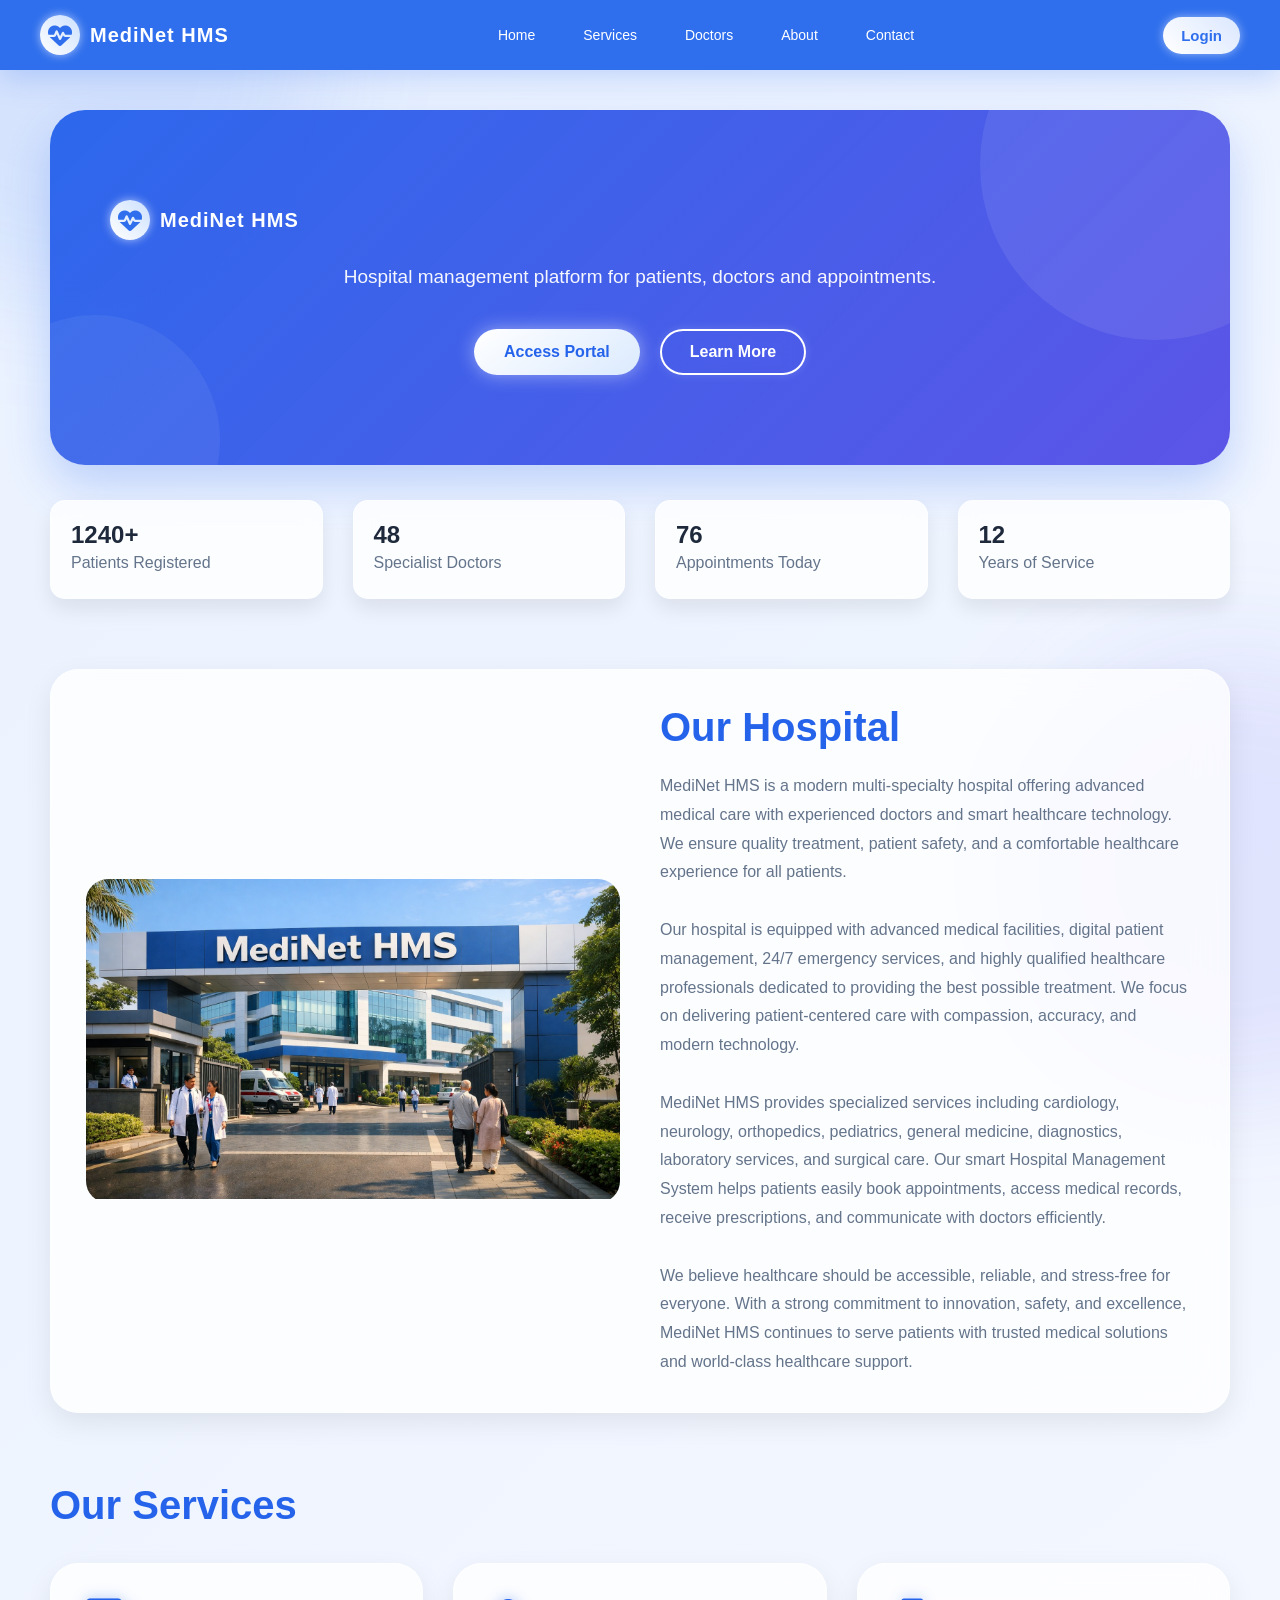
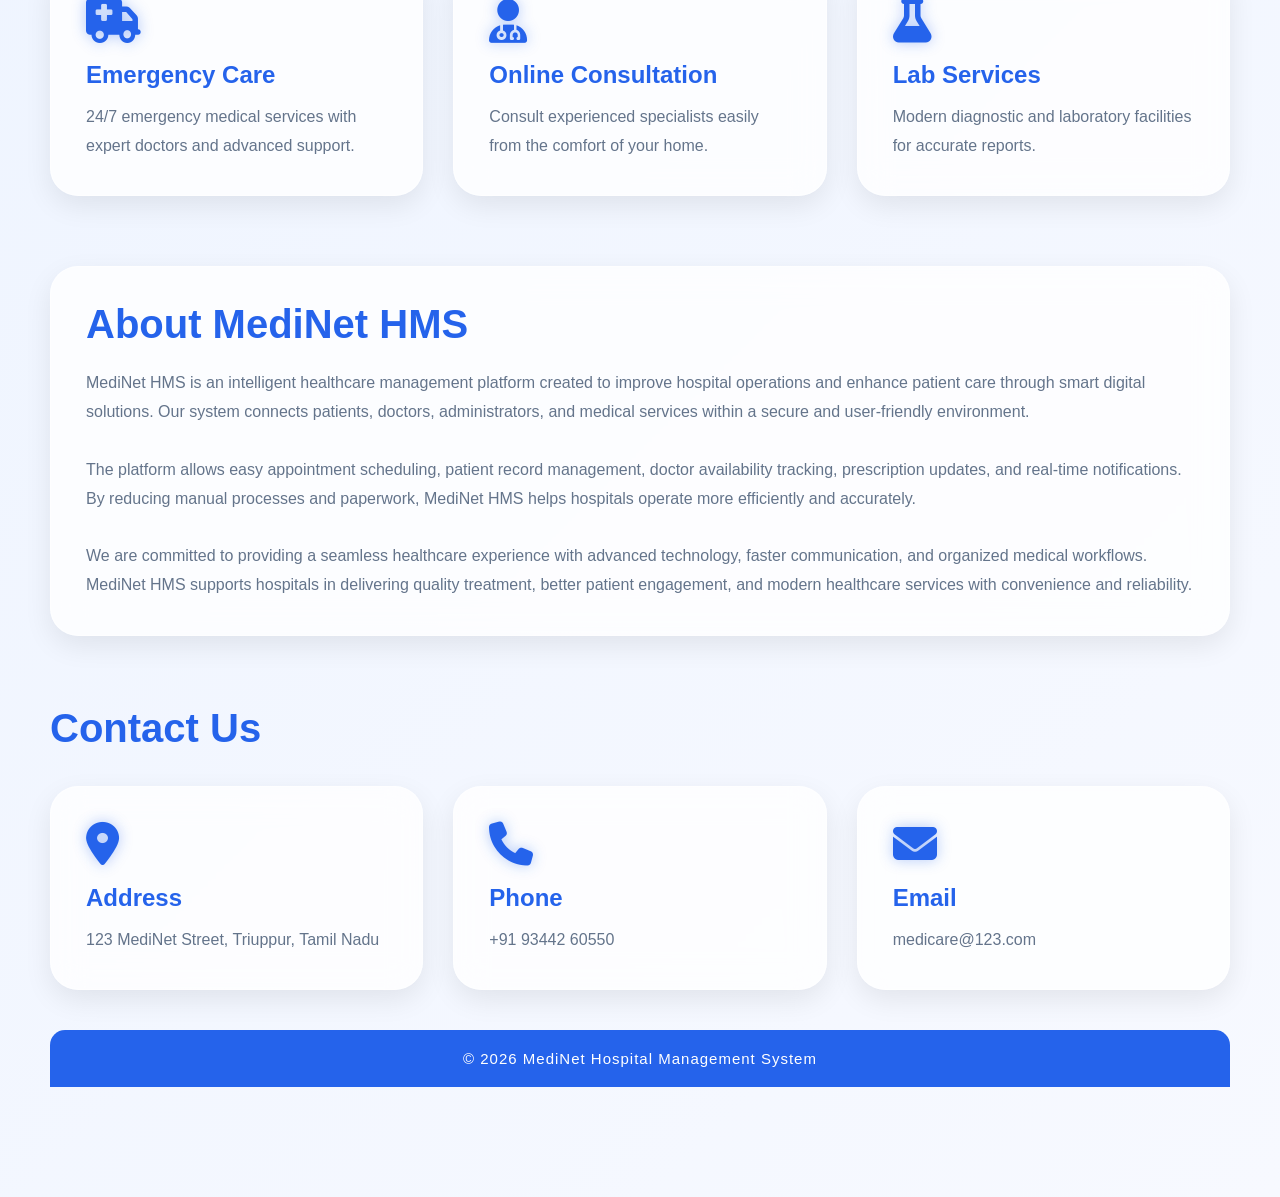
<file: src/main/webapp/index.html>
<!DOCTYPE html>
<html>
<head>
  <meta charset="UTF-8">
  <title>MediNet HMS</title>
  <link rel="icon" type="image/png" href="logo.jpeg">
  <link rel="stylesheet" href="style.css">
  <link rel="stylesheet" href="https://cdnjs.cloudflare.com/ajax/libs/font-awesome/6.5.0/css/all.min.css">
  <link rel="stylesheet" href="doctors.css" type="text/css"/>
  <link rel="stylesheet" href="doctors.css" type="text/css">
  <link rel="stylesheet" href="doctors.css" type="text/css"/>



</head>
<body>

<!-- Navbar -->
<nav class="navbar">

    <!-- Logo -->
    <div class="logo-box">
        <i class="fa-solid fa-heart-pulse logo-icon"></i>
        <span class="logo-text">MediNet HMS</span>
    </div>

    <!-- Navigation Links -->
    <div class="nav-links">
        <a href="index.html">Home</a>
        <a href="#services">Services</a>
        <a href="doctors.html">Doctors</a>
        <a href="#about">About</a>
        <a href="#contact">Contact</a>
    </div>

    <!-- Login Button -->
    <div class="nav-buttons">
        <button class="login-btn"
            onclick="window.location.href='login.html'">
            Login
        </button>
    </div>

</nav>

<div class="container">

  <!-- Hero Section -->
  <!-- Hero Section -->
<div class="hero">

    <div class="logo-box">
        <i class="fa-solid fa-heart-pulse logo-icon"></i>
        <span class="logo-text">MediNet HMS</span>
    </div>

    <p>
        Hospital management platform for patients,
        doctors and appointments.
    </p>

    <!-- Hero Buttons -->
    <div class="hero-buttons">

        <a href="login.html" class="primary-btn">
            Access Portal
        </a>

        <a href="#about" class="secondary-btn">
            Learn More
        </a>

    </div>

</div>

  <!-- Statistics -->
 <div class="cards">
    <div class="card">
      <h2>1240+</h2>
      <p>Patients Registered</p>
    </div>
    <div class="card">
      <h2>48</h2>
      <p>Specialist Doctors</p>
    </div>
    <div class="card">
      <h2>76</h2>
      <p>Appointments Today</p>
    </div>
    <div class="card">
      <h2>12</h2>
      <p>Years of Service</p>
    </div>
  </div>
  <!-- Our Hospital Section -->
  <div class="our-hospital" id="our-hospital">

    <div class="ab-content">

      <div class="hospital-img-box">
        <img src="hospital.jpeg" alt="MediNet HMS Hospital">
      </div>

      <div class="ab-text">
        <h2>Our Hospital</h2>
        <p class="about-desc">

MediNet HMS is a modern multi-specialty hospital offering advanced medical care with
experienced doctors and smart healthcare technology. We ensure quality treatment,
patient safety, and a comfortable healthcare experience for all patients.

<br><br>

Our hospital is equipped with advanced medical facilities, digital patient management,
24/7 emergency services, and highly qualified healthcare professionals dedicated to
providing the best possible treatment. We focus on delivering patient-centered care
with compassion, accuracy, and modern technology.

<br><br>

MediNet HMS provides specialized services including cardiology, neurology, orthopedics,
pediatrics, general medicine, diagnostics, laboratory services, and surgical care.
Our smart Hospital Management System helps patients easily book appointments,
access medical records, receive prescriptions, and communicate with doctors efficiently.

<br><br>

We believe healthcare should be accessible, reliable, and stress-free for everyone.
With a strong commitment to innovation, safety, and excellence, MediNet HMS continues
to serve patients with trusted medical solutions and world-class healthcare support.

</p>
      </div>

    </div>

  </div>
<!-- Services Section -->
<section class="services" id="services">

    <h2>Our Services</h2>

    <div class="service-container">

        <div class="service-card">
            <i class="fa-solid fa-truck-medical"></i>
            <h3>Emergency Care</h3>
            <p>
                24/7 emergency medical services with
                expert doctors and advanced support.
            </p>
        </div>

        <div class="service-card">
            <i class="fa-solid fa-user-doctor"></i>
            <h3>Online Consultation</h3>
            <p>
                Consult experienced specialists easily
                from the comfort of your home.
            </p>
        </div>

        <div class="service-card">
            <i class="fa-solid fa-flask"></i>
            <h3>Lab Services</h3>
            <p>
                Modern diagnostic and laboratory
                facilities for accurate reports.
            </p>
        </div>

    </div>

</section>
<!-- About Section -->
<div class="about-section" id="about">

  <h2 class="about-title">About MediNet HMS</h2>

  <p class="about-desc">

MediNet HMS is an intelligent healthcare management platform created to improve
hospital operations and enhance patient care through smart digital solutions.
Our system connects patients, doctors, administrators, and medical services
within a secure and user-friendly environment.

<br><br>

The platform allows easy appointment scheduling, patient record management,
doctor availability tracking, prescription updates, and real-time notifications.
By reducing manual processes and paperwork, MediNet HMS helps hospitals operate
more efficiently and accurately.

<br><br>

We are committed to providing a seamless healthcare experience with advanced
technology, faster communication, and organized medical workflows. MediNet HMS
supports hospitals in delivering quality treatment, better patient engagement,
and modern healthcare services with convenience and reliability.

</p>

</div>
<!-- comment -->
<!-- Contact Section -->
<section class="contact-section" id="contact">

    <h2>Contact Us</h2>

    <div class="contact-container">

        <div class="contact-card">
            <i class="fa-solid fa-location-dot"></i>
            <h3>Address</h3>
            <p>123 MediNet Street, Triuppur, Tamil Nadu</p>
        </div>

        <div class="contact-card">
            <i class="fa-solid fa-phone"></i>
            <h3>Phone</h3>
            <p>+91 93442 60550</p>
        </div>

        <div class="contact-card">
            <i class="fa-solid fa-envelope"></i>
            <h3>Email</h3>
            <p>medicare@123.com</p>
        </div>

    </div>

</section>
<footer class="footer">
    © 2026 MediNet Hospital Management System
</footer>

</body>
</html>
</file>
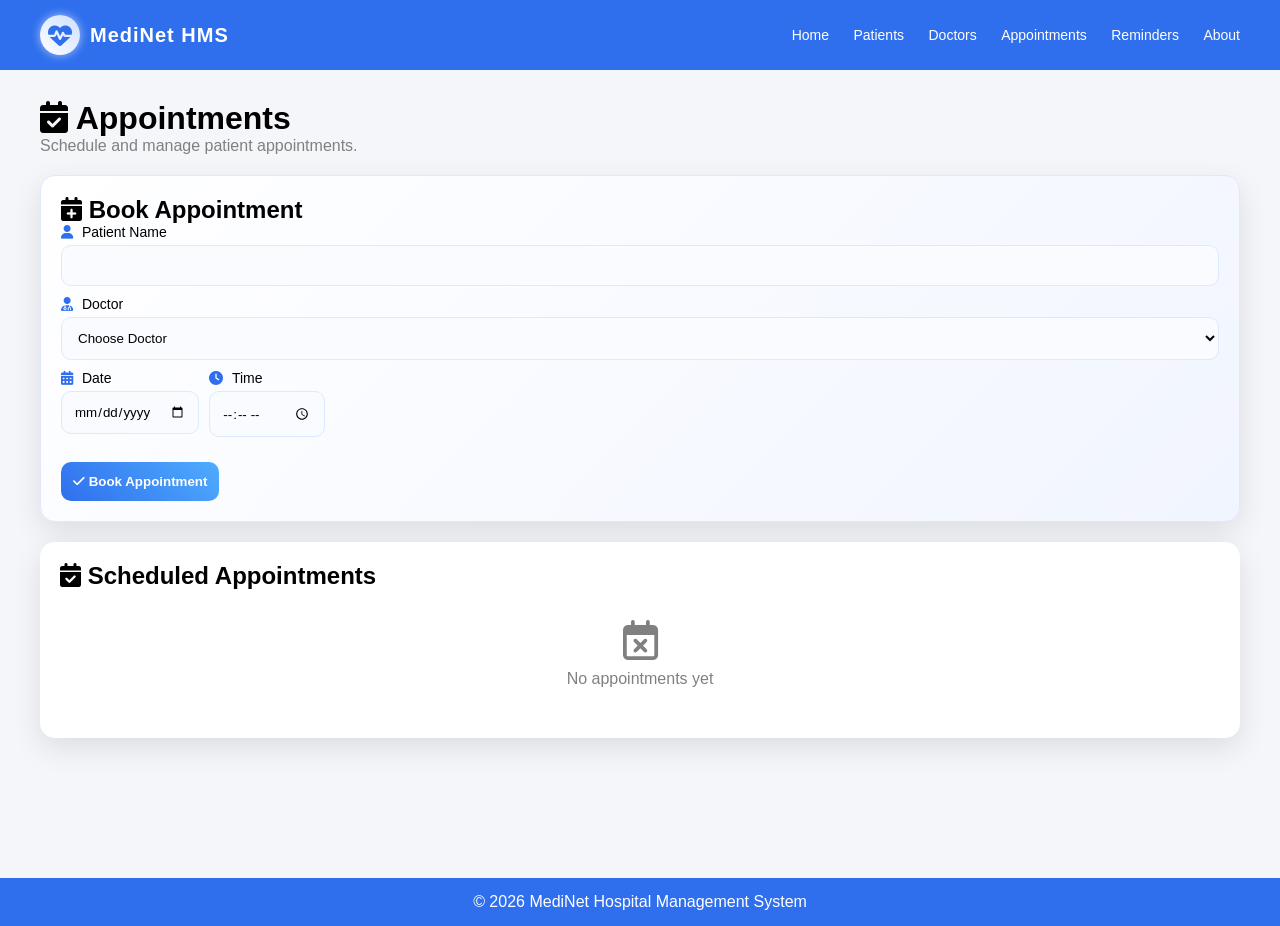
<file: src/main/webapp/appointments.html>
<!DOCTYPE html>
<html lang="en">
<head>
<meta charset="UTF-8">
<meta name="viewport" content="width=device-width, initial-scale=1.0">
<title>MediNet HMS - Appointments</title>

<link rel="icon" href="logo.jpeg">

<!-- FONT AWESOME -->
<link rel="stylesheet" href="https://cdnjs.cloudflare.com/ajax/libs/font-awesome/6.5.0/css/all.min.css">

<style>

/* RESET */
* {
  margin: 0;
  padding: 0;
  box-sizing: border-box;
  font-family: "Segoe UI", sans-serif;
}
body {
  background: #f4f6f9;
}

/* NAVBAR */
.navbar {
  position: fixed;
  top: 0;
  width: 100%;
  background: #2f6fed;
  display: flex;
  justify-content: space-between;
  align-items: center;
  padding: 15px 40px;
  color: white;
  z-index: 1000;
}

.navbar {
  position: fixed;
  top: 0;
  width: 100%;
  background: #2f6fed;
  display: flex;
  justify-content: space-between;
  align-items: center;
  padding: 15px 40px;
  color: white;
  z-index: 1000;
}

.logo-box {
  display: flex;
  align-items: center;
  gap: 10px;
}

.logo-icon {
  font-size: 24px;
  color: #fff;
  background: linear-gradient(45deg, #ffffff, #cce0ff);
  padding: 8px;
  border-radius: 50%;
  color: #2f6fed;
  box-shadow: 0 0 10px rgba(255,255,255,0.6);
}

.logo-text {
  font-size: 20px;
  font-weight: bold;
  letter-spacing: 1px;
}.login-btn {
  background: linear-gradient(45deg, #ffffff, #dbe7ff);
  color: #2f6fed;
  border: none;
  padding: 10px 18px;
  border-radius: 25px;
  cursor: pointer;
  font-weight: 600;
  transition: all 0.3s ease;
  box-shadow: 0 0 10px rgba(255,255,255,0.5);
}

/* Hover Glow Effect */
.login-btn:hover {
  background: #2f6fed;
  color: white;
  box-shadow: 0 0 15px #fff, 0 0 25px #4a8df6;
  transform: scale(1.05);
}

/* Click Effect */
.login-btn:active {
  transform: scale(0.95);
}
.btn {
  border-radius: 25px;
  transition: 0.3s;
}

.btn:hover {
  box-shadow: 0 0 15px rgba(255,255,255,0.6);
  transform: translateY(-2px);
}

.nav-links a {
  color: white;
  margin-left: 20px;
  text-decoration: none;
  font-size: 14px;
}

.nav-links a:hover {
  border-bottom: 2px solid white;
}

/* CONTAINER */
.container{
  padding:100px 40px;
}

.subtitle{
  color:gray;
  margin-bottom:20px;
}

/* CARD */
.card{
  background:white;
  padding:20px;
  border-radius:15px;
  margin-bottom:20px;
  box-shadow:0 10px 30px rgba(0,0,0,0.1);
  transition:0.3s;
}

.card:hover{
  transform:translateY(-5px);
}

/* 🔥 BOOKING CARD */
.booking-card{
  background:linear-gradient(135deg,#ffffff,#f1f5ff);
  border:1px solid #e0e7ff;
}

/* INPUT GROUP */
.input-group{
  display:flex;
  flex-direction:column;
  margin-bottom:10px;
}

.input-group label{
  font-size:14px;
  margin-bottom:5px;
}

label i{
  color:#2f6fed;
  margin-right:5px;
}

/* INPUT */
input,select{
  padding:12px;
  border-radius:10px;
  border:1px solid #dbeafe;
  background:#f9fbff;
  transition:0.3s;
}

input:focus,select:focus{
  outline:none;
  border-color:#2f6fed;
  box-shadow:0 0 10px rgba(47,111,237,0.2);
}

/* ROW */
.row{
  display:flex;
  gap:10px;
}

/* BUTTON */
.book-btn{
  margin-top:15px;
  background:linear-gradient(45deg,#2f6fed,#4facfe);
  color:white;
  padding:12px;
  border:none;
  border-radius:10px;
  cursor:pointer;
  font-weight:600;
  transition:0.3s;
}

.book-btn:hover{
  transform:translateY(-3px) scale(1.02);
  box-shadow:0 10px 25px rgba(47,111,237,0.4);
}

/* 🔥 APPOINTMENT CARD */
.appointment-item{
  display:flex;
  justify-content:space-between;
  align-items:center;

  padding:18px;
  margin-top:15px;

  border-radius:16px;

  background:linear-gradient(135deg,#ffffff,#f1f5ff);
  border:1px solid #e0e7ff;

  box-shadow:0 8px 20px rgba(0,0,0,0.08);
  transition:0.3s;
}

.appointment-item:hover{
  transform:translateY(-6px) scale(1.01);
  box-shadow:0 20px 40px rgba(47,111,237,0.25);
}

/* LEFT */
.app-left{
  display:flex;
  align-items:center;
  gap:15px;
}

.icon-box{
  width:50px;
  height:50px;
  border-radius:50%;
  display:flex;
  align-items:center;
  justify-content:center;
  background:linear-gradient(45deg,#2f6fed,#00c6ff);
  color:white;
}

.app-name{
  font-size:17px;
  font-weight:600;
  color:#2f6fed;
}

.app-doctor{
  font-size:14px;
  color:#555;
}

/* RIGHT */
.app-right{
  text-align:right;
}

.app-date,.app-time{
  font-size:14px;
}

/* EMPTY */
.empty{
  text-align:center;
  padding:30px;
  color:gray;
}

.empty-icon{
  font-size:40px;
  margin-bottom:10px;
}

/* FOOTER */
footer{
  text-align:center;
  background:#2f6fed;
  color:white;
  padding:15px;
  margin-top:20px;
}

</style>
</head>

<body>

<!-- NAVBAR -->
<nav class="navbar">
   <!-- Logo -->
  <div class="logo-box">
    <i class="fa-solid fa-heart-pulse logo-icon"></i>
    <span class="logo-text">MediNet HMS</span>
  </div>
  <div class="nav-links">
    <a href="index.html">Home</a>
    <a href="patients.html">Patients</a>
    <a href="doctors.html">Doctors</a>
    <a href="appointments.html">Appointments</a>
    <a href="Reminder.html">Reminders</a>
    <a href="index.html">About</a>
  </div>
</nav>


<div class="container">

  <h1><i class="fa-solid fa-calendar-check"></i> Appointments</h1>
  <p class="subtitle">Schedule and manage patient appointments.</p>

  <!-- BOOKING -->
  <div class="card booking-card">

    <h2><i class="fa-solid fa-calendar-plus"></i> Book Appointment</h2>

    <form id="appointmentForm">

      <div class="input-group">
        <label><i class="fa-solid fa-user"></i> Patient Name</label>
        <input type="text" id="patientName" required>
      </div>

      <div class="input-group">
        <label><i class="fa-solid fa-user-doctor"></i> Doctor</label>
        <select id="doctorName" required>
          <option value="">Choose Doctor</option>
          <option>Dr. Anjali Sharma</option>
          <option>Dr. Rajesh Patel</option>
          <option>Dr. Priya Nair</option>
        </select>
      </div>

      <div class="row">
        <div class="input-group">
          <label><i class="fa-solid fa-calendar-days"></i> Date</label>
          <input type="date" id="date" required>
        </div>

        <div class="input-group">
          <label><i class="fa-solid fa-clock"></i> Time</label>
          <input type="time" id="time" required>
        </div>
      </div>

      <button type="submit" class="book-btn">
        <i class="fa-solid fa-check"></i> Book Appointment
      </button>

    </form>
  </div>

  <!-- LIST -->
  <div class="card">
    <h2><i class="fa-solid fa-calendar-check"></i> Scheduled Appointments</h2>

    <div id="appointmentsList" class="empty">
      <p>
        <i class="fa-regular fa-calendar-xmark empty-icon"></i><br>
        No appointments yet
      </p>
    </div>
  </div>

</div>

<footer>
  © 2026 MediNet Hospital Management System
</footer>

<!-- JS -->
<script>

document.getElementById("appointmentForm").addEventListener("submit", function(e){
  e.preventDefault();

  let name = document.getElementById("patientName").value;
  let doctor = document.getElementById("doctorName").value;
  let date = document.getElementById("date").value;
  let time = document.getElementById("time").value;

  let list = document.getElementById("appointmentsList");

  if(list.classList.contains("empty")){
    list.innerHTML="";
    list.classList.remove("empty");
  }

  let card = document.createElement("div");
  card.className="appointment-item";

  card.innerHTML = `
    <div class="app-left">
      <div class="icon-box">
        <i class="fa-solid fa-user"></i>
      </div>

      <div>
        <div class="app-name">${name}</div>
        <div class="app-doctor">
          <i class="fa-solid fa-user-doctor"></i> ${doctor}
        </div>
      </div>
    </div>

    <div class="app-right">
      <div class="app-date">
        <i class="fa-solid fa-calendar-days"></i> ${date}
      </div>
      <div class="app-time">
        <i class="fa-solid fa-clock"></i> ${time}
      </div>
    </div>
  `;

  list.prepend(card);

  this.reset();

  alert("✅ Appointment Booked Successfully!");
});

</script>

</body>
</html>
</file>
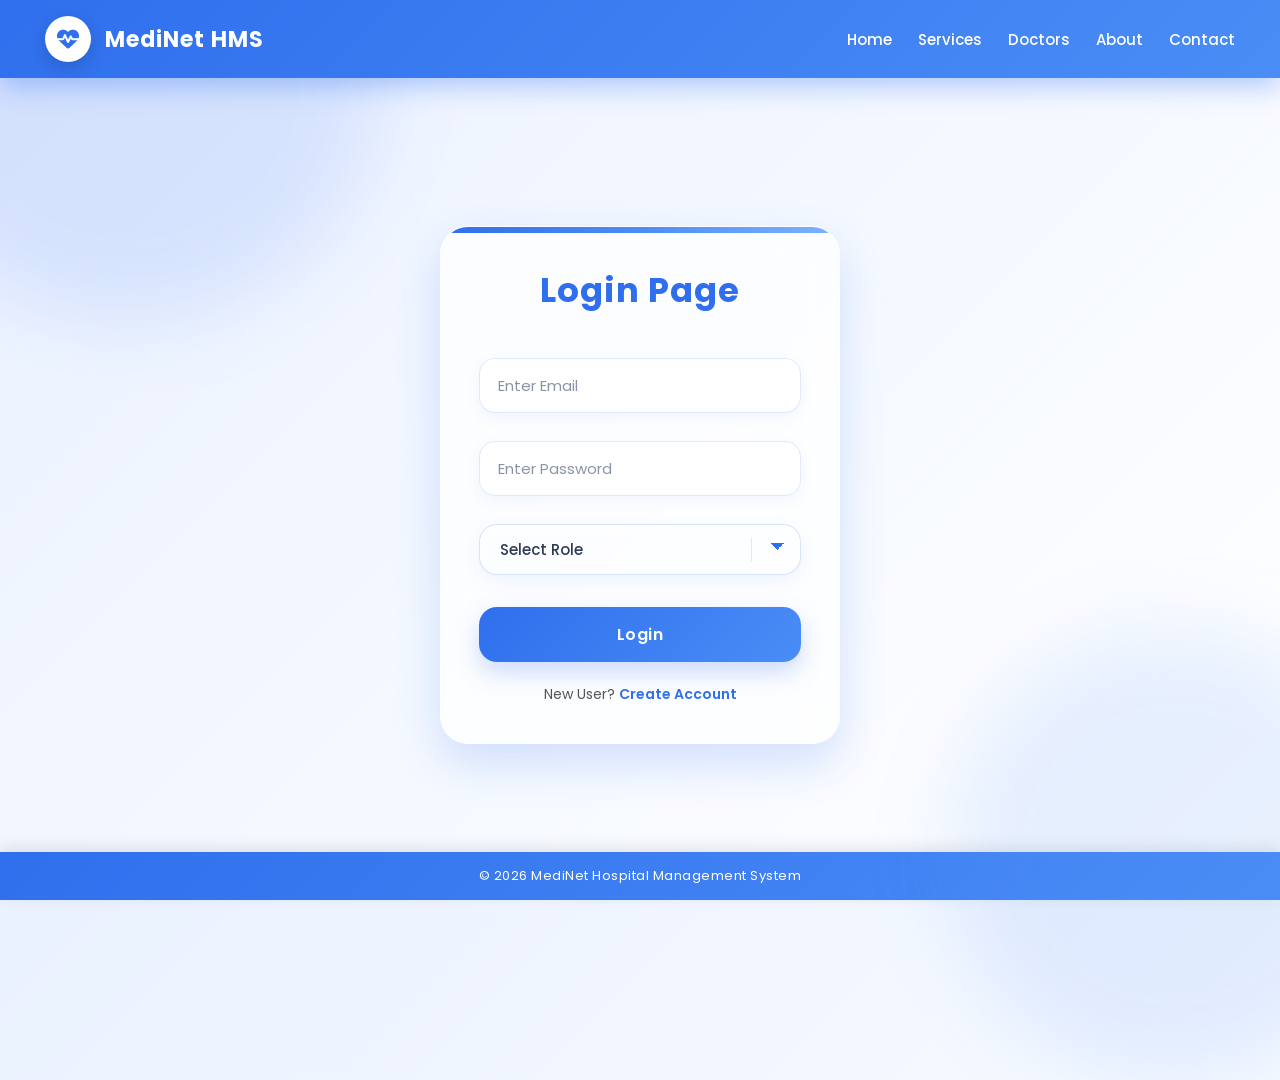
<file: src/main/webapp/login.html>
<!DOCTYPE html>
<html lang="en">
<head>
<meta charset="UTF-8">
<title>MediNet HMS Login</title>

<link rel="icon" type="image/png" href="logo.jpeg">

<link rel="stylesheet"
href="https://cdnjs.cloudflare.com/ajax/libs/font-awesome/6.5.0/css/all.min.css">

<style>

/* GOOGLE FONT */

@import url('https://fonts.googleapis.com/css2?family=Poppins:wght@300;400;500;600;700;800&display=swap');

*{
  margin:0;
  padding:0;
  box-sizing:border-box;
  font-family:"Poppins",sans-serif;
}

body{
  background:
  linear-gradient(
  135deg,
  #eaf1ff,
  #f4f8ff,
  #ffffff);

  min-height:100vh;

  overflow:hidden;

  position:relative;
}

/* BACKGROUND GLOW */

body::before{
  content:"";
  position:absolute;
  width:500px;
  height:500px;
  border-radius:50%;
  background:rgba(47,111,237,0.12);
  top:-180px;
  left:-120px;
  filter:blur(40px);
}

body::after{
  content:"";
  position:absolute;
  width:450px;
  height:450px;
  border-radius:50%;
  background:rgba(74,141,246,0.12);
  bottom:-180px;
  right:-120px;
  filter:blur(40px);
}

/* NAVBAR */

.navbar{
  position:fixed;
  top:0;
  width:100%;

  background:
  linear-gradient(
  135deg,
  #2f6fed,
  #4a8df6);

  display:flex;
  justify-content:space-between;
  align-items:center;

  padding:16px 45px;

  color:white;

  z-index:1000;

  box-shadow:
  0 8px 25px rgba(47,111,237,0.35);

  backdrop-filter:blur(10px);
}

/* LOGO */

.logo-box{
  display:flex;
  align-items:center;
  gap:14px;
}

.logo-icon{
  font-size:22px;

  background:white;

  color:#2f6fed;

  padding:12px;

  border-radius:50%;

  box-shadow:
  0 6px 18px rgba(0,0,0,0.15);

  transition:0.4s ease;
}

.logo-icon:hover{
  transform:rotate(12deg) scale(1.08);
}

.logo-text{
  font-size:22px;
  font-weight:700;
  letter-spacing:1px;
}

/* NAV LINKS */

.nav-links a{
  color:white;
  margin-left:22px;
  text-decoration:none;
  font-size:15px;
  font-weight:500;
  position:relative;
  transition:0.3s;
}

.nav-links a::after{
  content:"";
  position:absolute;
  left:0;
  bottom:-5px;
  width:0%;
  height:2px;
  background:white;
  transition:0.3s;
}

.nav-links a:hover::after{
  width:100%;
}

.nav-links a:hover{
  opacity:0.9;
}

/* LOGIN CONTAINER */

.container{
  display:flex;
  justify-content:center;
  align-items:center;
  height:100vh;
  padding-top:70px;
  position:relative;
  z-index:2;
}

/* LOGIN CARD */

.card{
  width:400px;

  padding:38px;

  border-radius:28px;

  background:
  rgba(255,255,255,0.75);

  backdrop-filter:blur(20px);

  border:
  1px solid rgba(255,255,255,0.5);

  box-shadow:
  0 20px 45px rgba(47,111,237,0.18);

  transition:0.45s ease;

  position:relative;

  overflow:hidden;
}

/* CARD TOP GLOW */

.card::before{
  content:"";
  position:absolute;
  top:0;
  left:0;
  width:100%;
  height:6px;

  background:
  linear-gradient(
  to right,
  #2f6fed,
  #4a8df6,
  #7db4ff);
}

/* CARD HOVER */

.card:hover{

  transform:
  translateY(-10px)
  scale(1.01);

  box-shadow:
  0 30px 60px rgba(47,111,237,0.28);
}

/* TITLE */

.card h2{
  text-align:center;
  margin-bottom:28px;
  color:#2f6fed;
  font-size:34px;
  font-weight:700;
  letter-spacing:1px;
}

/* INPUTS */

input,
select{

  width:100%;

  padding:15px 18px;

  margin:14px 0;

  border-radius:16px;

  border:
  1px solid rgba(47,111,237,0.15);

  outline:none;

  transition:0.35s ease;

  font-size:15px;

  background:
  rgba(255,255,255,0.9);

  color:#333;

  box-shadow:
  inset 0 2px 6px rgba(255,255,255,0.7),
  0 5px 15px rgba(47,111,237,0.06);
}

/* PLACEHOLDER */

input::placeholder{
  color:#8a94a6;
}

/* INPUT FOCUS */

input:focus,
select:focus{

  border-color:#2f6fed;

  background:white;

  transform:translateY(-2px);

  box-shadow:
  0 0 0 4px rgba(47,111,237,0.12),
  0 10px 22px rgba(47,111,237,0.15);
}

/* SELECT EFFECT */

select{
  cursor:pointer;
  appearance:none;

  background-image:
  linear-gradient(45deg,transparent 50%,#2f6fed 50%),
  linear-gradient(135deg,#2f6fed 50%,transparent 50%);

  background-position:
  calc(100% - 22px) calc(50% - 4px),
  calc(100% - 16px) calc(50% - 4px);

  background-size:6px 6px,6px 6px;

  background-repeat:no-repeat;
}

/* SELECT HOVER */

select:hover{
  box-shadow:
  0 8px 20px rgba(47,111,237,0.12);
}

/* BUTTON */

button{

  width:100%;

  padding:15px;

  margin-top:18px;

  border:none;

  border-radius:18px;

  background:
  linear-gradient(
  135deg,
  #2f6fed,
  #4a8df6);

  color:white;

  font-weight:600;

  font-size:16px;

  cursor:pointer;

  transition:0.35s ease;

  letter-spacing:0.5px;

  box-shadow:
  0 10px 25px rgba(47,111,237,0.25);
}

/* BUTTON HOVER */

button:hover{

  transform:
  translateY(-4px)
  scale(1.02);

  box-shadow:
  0 18px 35px rgba(47,111,237,0.35);

  background:
  linear-gradient(
  135deg,
  #2563eb,
  #60a5fa);
}

/* REGISTER TEXT */

.register-text{
  text-align:center;
  margin-top:22px;
  color:#555;
  font-size:14px;
}

.register-text a{
  color:#2f6fed;
  text-decoration:none;
  font-weight:600;
  transition:0.3s;
}

.register-text a:hover{
  color:#174dc9;
  text-decoration:underline;
}

/* FOOTER */

footer{

  text-align:center;

  padding:14px;

  background:
  linear-gradient(
  135deg,
  #2f6fed,
  #4a8df6);

  color:white;

  position:fixed;

  bottom:0;

  width:100%;

  font-size:13px;

  letter-spacing:0.5px;

  box-shadow:
  0 -4px 15px rgba(0,0,0,0.1);
}

/* MOBILE */

@media(max-width:768px){

.navbar{
  flex-direction:column;
  gap:12px;
  padding:18px;
}

.nav-links{
  display:flex;
  flex-wrap:wrap;
  justify-content:center;
}

.nav-links a{
  margin:8px;
}

.card{
  width:92%;
  padding:28px;
}

.card h2{
  font-size:28px;
}

}
/* SELECT ROLE ADVANCED EFFECT */

select{

  width:100%;

  padding:16px 20px;

  margin:14px 0;

  border-radius:18px;

  border:1.5px solid rgba(47,111,237,0.18);

  outline:none;

  font-size:15px;

  font-weight:500;

  color:#2f3b55;

  cursor:pointer;

  appearance:none;

  background:
  linear-gradient(
  145deg,
  rgba(255,255,255,0.98),
  rgba(240,246,255,0.95));

  box-shadow:
  inset 0 2px 8px rgba(255,255,255,0.9),
  0 6px 18px rgba(47,111,237,0.08);

  transition:0.35s ease;

  position:relative;

  /* CUSTOM ARROW */

  background-image:
  linear-gradient(45deg,transparent 50%,#2f6fed 50%),
  linear-gradient(135deg,#2f6fed 50%,transparent 50%),
  linear-gradient(to right,#dbeafe,#dbeafe);

  background-position:
  calc(100% - 22px) calc(50% - 3px),
  calc(100% - 16px) calc(50% - 3px),
  calc(100% - 48px) 50%;

  background-size:
  7px 7px,
  7px 7px,
  1px 24px;

  background-repeat:no-repeat;
}

/* HOVER EFFECT */

select:hover{

  transform:translateY(-2px);

  border-color:#4a8df6;

  box-shadow:
  0 12px 25px rgba(47,111,237,0.16),
  0 0 0 4px rgba(47,111,237,0.05);
}

/* FOCUS EFFECT */

select:focus{

  border-color:#2563eb;

  background:
  linear-gradient(
  145deg,
  #ffffff,
  #eef5ff);

  box-shadow:
  0 0 0 5px rgba(37,99,235,0.14),
  0 14px 30px rgba(37,99,235,0.18);

  transform:
  translateY(-2px)
  scale(1.01);
}

/* OPTION STYLE */

select option{

  padding:12px;

  background:#ffffff;

  color:#1e3a8a;

  font-size:15px;
}
</style>
</head>

<body>

<!-- NAVBAR -->

<nav class="navbar">

  <div class="logo-box">
    <i class="fa-solid fa-heart-pulse logo-icon"></i>
    <span class="logo-text">MediNet HMS</span>
  </div>

  <div class="nav-links">
    <a href="index.html">Home</a>
    <a href="index.html#services">Services</a>
    <a href="doctors.html">Doctors</a>
    <a href="index.html#about">About</a>
    <a href="index.html#contact">Contact</a>
  </div>

</nav>

<!-- LOGIN SECTION -->

<div class="container">

  <div class="card">

    <h2>Login Page</h2>

    <form action="LoginServlet" method="post">

      <input type="email"
             name="email"
             placeholder="Enter Email"
             required>

      <input type="password"
             name="password"
             placeholder="Enter Password"
             required>

      <select name="role" required>

        <option value="">
          Select Role
        </option>

        <option value="patient">
          Patient
        </option>

        <option value="doctor">
          Doctor
        </option>

      </select>

      <button type="submit">
        Login
      </button>

      <p class="register-text">

        New User?

        <a href="register.html">
          Create Account
        </a>

      </p>

    </form>

  </div>

</div>

<!-- FOOTER -->

<footer>
  © 2026 MediNet Hospital Management System
</footer>

</body>
</html>
</file>
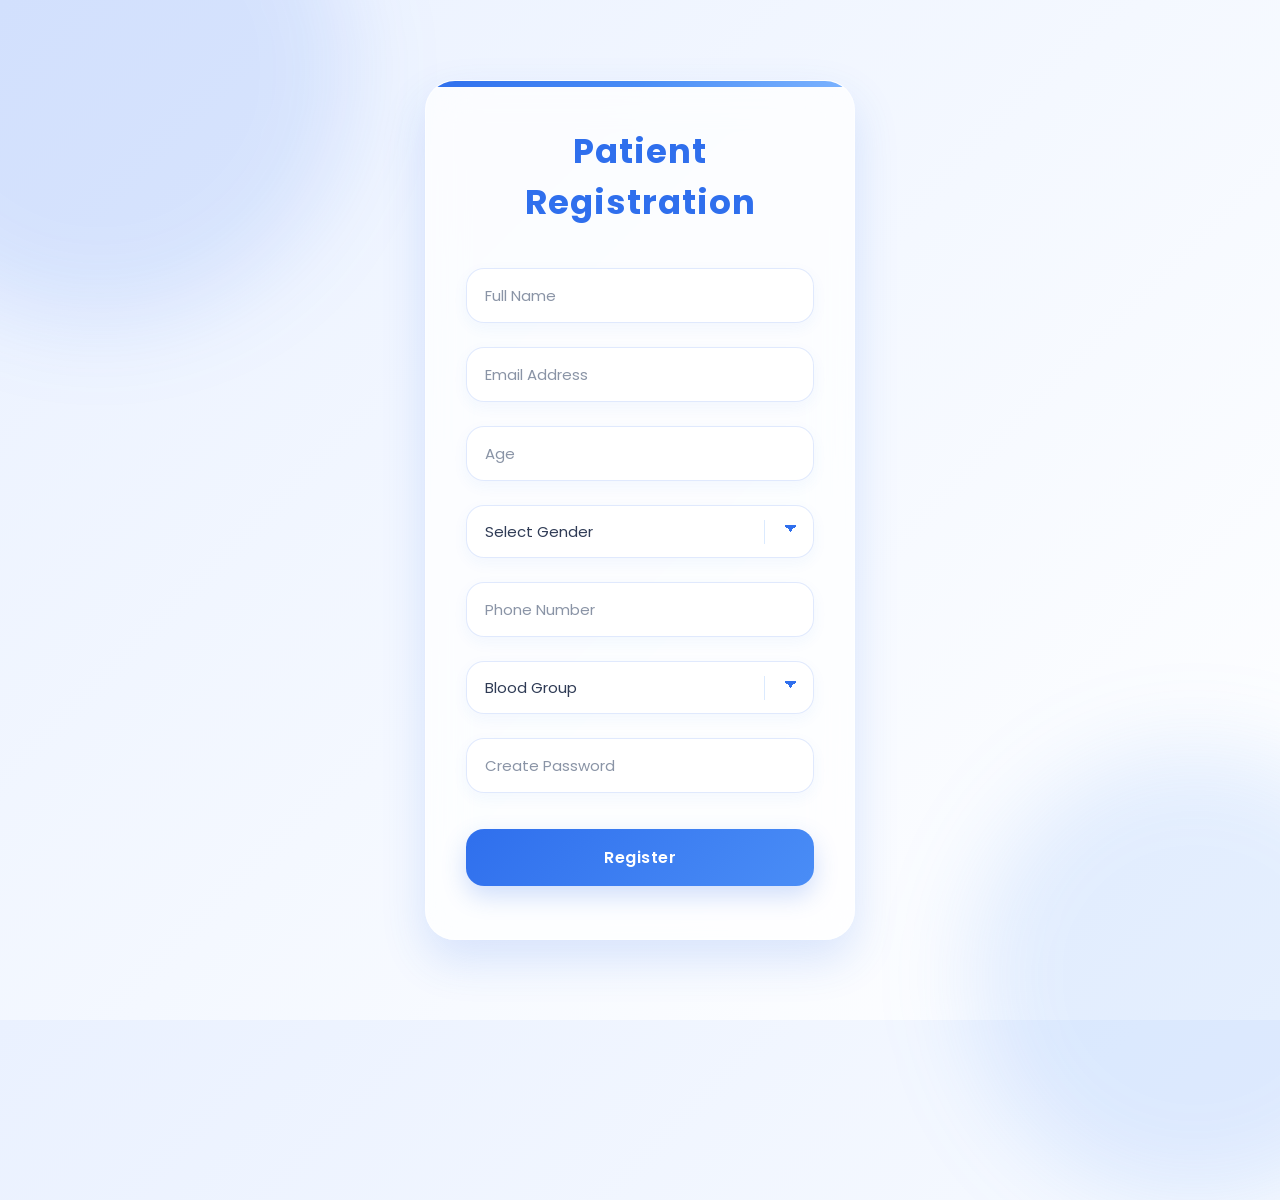
<file: src/main/webapp/register.html>
<!DOCTYPE html>
<html lang="en">
<head>
<meta charset="UTF-8">
<title>Patient Registration</title>

<link rel="stylesheet"
href="https://cdnjs.cloudflare.com/ajax/libs/font-awesome/6.5.0/css/all.min.css">
<link rel="stylesheet" href="style.css" type="text/css"/>


<style>

@import url('https://fonts.googleapis.com/css2?family=Poppins:wght@300;400;500;600;700;800&display=swap');

*{
    margin:0;
    padding:0;
    box-sizing:border-box;
    font-family:'Poppins',sans-serif;
}

/* BODY */

/* BODY */

body{

    background:
    linear-gradient(
    135deg,
    #eaf1ff,
    #f4f8ff,
    #ffffff);

    min-height:100vh;

    display:flex;
    justify-content:center;
    align-items:center;

    overflow-y:auto;

    padding:40px 0;

    position:relative;
}

/* BACKGROUND GLOW */

body::before{

    content:"";

    position:absolute;

    width:500px;
    height:500px;

    border-radius:50%;

    background:
    rgba(47,111,237,0.12);

    top:-180px;
    left:-150px;

    filter:blur(45px);
}

body::after{

    content:"";

    position:absolute;

    width:450px;
    height:450px;

    border-radius:50%;

    background:
    rgba(74,141,246,0.14);

    bottom:-180px;
    right:-140px;

    filter:blur(45px);
}

/* REGISTER CARD */

.register-card{

    width:430px;

    background:
    rgba(255,255,255,0.72);

    backdrop-filter:blur(20px);

    padding:45px 40px;

    margin:40px 0;

    border-radius:30px;

    border:
    1px solid rgba(255,255,255,0.5);

    box-shadow:
    0 20px 45px rgba(47,111,237,0.16);

    position:relative;

    overflow:hidden;

    transition:0.45s ease;

    z-index:2;
}
/* TOP GLOW LINE */

.register-card::before{

    content:"";

    position:absolute;

    top:0;
    left:0;

    width:100%;
    height:6px;

    background:
    linear-gradient(
    to right,
    #2f6fed,
    #4a8df6,
    #7db4ff);
}

/* CARD HOVER */

.register-card:hover{

    transform:
    translateY(-10px)
    scale(1.01);

    box-shadow:
    0 30px 65px rgba(47,111,237,0.25);
}

/* TITLE */

.register-card h2{

    text-align:center;

    color:#2f6fed;

    margin-bottom:28px;

    font-size:34px;

    font-weight:700;

    letter-spacing:1px;
}

/* INPUTS */

input,
select{

    width:100%;

    padding:15px 18px;

    margin:12px 0;

    border-radius:18px;

    border:
    1px solid rgba(47,111,237,0.15);

    outline:none;

    font-size:15px;

    color:#2f3b55;

    background:
    rgba(255,255,255,0.9);

    transition:0.35s ease;

    box-shadow:
    inset 0 2px 8px rgba(255,255,255,0.8),
    0 5px 15px rgba(47,111,237,0.05);
}

/* PLACEHOLDER */

input::placeholder{
    color:#8a94a6;
}

/* INPUT FOCUS */

input:focus,
select:focus{

    border-color:#2f6fed;

    background:white;

    transform:translateY(-2px);

    box-shadow:
    0 0 0 4px rgba(47,111,237,0.12),
    0 10px 24px rgba(47,111,237,0.14);
}

/* SELECT BOX */

select{

    cursor:pointer;

    appearance:none;

    background-image:
    linear-gradient(45deg,transparent 50%,#2f6fed 50%),
    linear-gradient(135deg,#2f6fed 50%,transparent 50%),
    linear-gradient(to right,#dbeafe,#dbeafe);

    background-position:
    calc(100% - 22px) calc(50% - 3px),
    calc(100% - 16px) calc(50% - 3px),
    calc(100% - 48px) 50%;

    background-size:
    7px 7px,
    7px 7px,
    1px 24px;

    background-repeat:no-repeat;
}

/* SELECT HOVER */

select:hover{

    box-shadow:
    0 10px 22px rgba(47,111,237,0.12);
}

/* BUTTON */

button{

    width:100%;

    padding:16px;

    margin-top:24px;

    margin-bottom:8px;

    border:none;

    border-radius:18px;

    background:
    linear-gradient(
    135deg,
    #2f6fed,
    #4a8df6);

    color:white;

    font-weight:600;

    font-size:16px;

    cursor:pointer;

    letter-spacing:0.5px;

    transition:0.35s ease;

    box-shadow:
    0 10px 25px rgba(47,111,237,0.22);
}

/* BUTTON HOVER */

button:hover{

    transform:
    translateY(-4px)
    scale(1.02);

    background:
    linear-gradient(
    135deg,
    #2563eb,
    #60a5fa);

    box-shadow:
    0 18px 35px rgba(47,111,237,0.35);
}

/* MOBILE */

@media(max-width:500px){

.register-card{

    width:92%;

    padding:30px;
}

.register-card h2{

    font-size:28px;
}

}

</style>
</head>

<body>

<div class="register-card">

<h2>Patient Registration</h2>

<form action="RegisterServlet" method="post">

<input type="text"
name="name"
placeholder="Full Name"
required>

<input type="email"
name="email"
placeholder="Email Address"
required>
<p id="emailError" style="color:red;"></p>
<input type="number"
name="age"
placeholder="Age"
required>

<select name="gender" required>
<option value="">Select Gender</option>
<option>Male</option>
<option>Female</option>
<option>Other</option>
</select>

<input type="text"
name="phone"
placeholder="Phone Number"
required>
<p id="phoneError" style="color:red;"></p>
<select name="bloodgroup" required>

<option value="">Blood Group</option>

<option>A+</option>
<option>A-</option>
<option>B+</option>
<option>B-</option>
<option>AB+</option>
<option>AB-</option>
<option>O+</option>
<option>O-</option>

</select>

<input type="password"
name="password"
placeholder="Create Password"
required>

<button type="submit">
Register
</button>
<script>
const params = new URLSearchParams(window.location.search);

if (params.get("error") === "email") {
    document.getElementById("emailError").innerText = "Email already exists!";
}

if (params.get("error") === "phone") {
    document.getElementById("phoneError").innerText = "Phone number already exists!";
}
</script>
</form>

</div>

</body>
</html>
</file>
<file: src/main/webapp/style.css>
@import url('https://fonts.googleapis.com/css2?family=Poppins:wght@300;400;500;600;700;800&display=swap');

*{
    margin:0;
    padding:0;
    box-sizing:border-box;
    font-family:'Poppins',sans-serif;
}

html{
    scroll-behavior:smooth;
}

body{

    background:
    linear-gradient(
    135deg,
    #eef4ff,
    #f8fbff,
    #ffffff);

    overflow-x:hidden;

    color:#1e293b;

    position:relative;
}

/* BACKGROUND GLOW */

body::before{

    content:'';

    position:fixed;

    width:500px;
    height:500px;

    background:
    rgba(37,99,235,0.10);

    border-radius:50%;

    top:-200px;
    left:-180px;

    filter:blur(60px);

    z-index:-1;
}

body::after{

    content:'';

    position:fixed;

    width:450px;
    height:450px;

    background:
    rgba(79,70,229,0.10);

    border-radius:50%;

    bottom:-200px;
    right:-180px;

    filter:blur(60px);

    z-index:-1;
}

/* NAVBAR */

.navbar{

    display:flex;
    justify-content:space-between;
    align-items:center;

    padding:18px 50px;

    background:
    linear-gradient(
    135deg,
    rgba(37,99,235,0.96),
    rgba(79,70,229,0.94));

    position:sticky;
    top:0;

    z-index:1000;

    backdrop-filter:blur(18px);

    box-shadow:
    0 8px 30px rgba(37,99,235,0.22);
}

/* LOGO */

.logo-box{

    display:flex;
    align-items:center;

    gap:14px;
}

.logo-icon{

    font-size:24px;

    background:
    linear-gradient(
    145deg,
    #ffffff,
    #dbeafe);

    padding:10px;

    border-radius:50%;

    color:#2563eb;

    box-shadow:
    0 0 18px rgba(255,255,255,0.7);

    transition:0.4s ease;
}

.logo-icon:hover{

    transform:
    rotate(10deg)
    scale(1.08);
}

.logo-text{

    font-size:26px;

    font-weight:700;

    color:white;

    letter-spacing:1px;
}

/* NAV LINKS */

.nav-links{

    display:flex;

    align-items:center;

    gap:28px;
}

.nav-links a{

    text-decoration:none;

    color:white;

    font-size:16px;

    font-weight:500;

    position:relative;

    transition:0.3s ease;
}

.nav-links a::after{

    content:'';

    position:absolute;

    left:0;
    bottom:-6px;

    width:0%;
    height:2px;

    background:white;

    border-radius:20px;

    transition:0.35s ease;
}

.nav-links a:hover::after{
    width:100%;
}

.nav-links a:hover{
    opacity:0.9;
}

/* LOGIN BUTTON */

.login-btn{

    background:
    linear-gradient(
    145deg,
    #ffffff,
    #dbeafe);

    color:#2563eb;

    border:none;

    padding:11px 22px;

    border-radius:30px;

    cursor:pointer;

    font-size:15px;

    font-weight:600;

    transition:0.35s ease;

    box-shadow:
    0 0 15px rgba(255,255,255,0.45);
}

.login-btn:hover{

    background:#2563eb;

    color:white;

    transform:
    translateY(-3px)
    scale(1.05);

    box-shadow:
    0 0 15px #fff,
    0 0 30px rgba(74,141,246,0.75);
}

.login-btn:active{
    transform:scale(0.95);
}

/* CONTAINER */

.container{
    padding:50px 45px;
}

/* HERO */

.hero{

    background:
    linear-gradient(
    135deg,
    rgba(37,99,235,0.96),
    rgba(79,70,229,0.92));

    color:white;

    padding:90px 60px;

    border-radius:35px;

    text-align:center;

    position:relative;

    overflow:hidden;

    box-shadow:
    0 20px 45px rgba(37,99,235,0.24);
}

/* HERO GLOW */

.hero::before{

    content:'';

    position:absolute;

    width:350px;
    height:350px;

    background:
    rgba(255,255,255,0.08);

    border-radius:50%;

    top:-120px;
    right:-100px;
}

.hero::after{

    content:'';

    position:absolute;

    width:250px;
    height:250px;

    background:
    rgba(255,255,255,0.06);

    border-radius:50%;

    bottom:-100px;
    left:-80px;
}

.hero h1{

    font-size:52px;

    font-weight:700;

    position:relative;

    z-index:2;
}

.hero p{

    margin-top:20px;

    font-size:19px;

    line-height:1.8;

    opacity:0.95;

    position:relative;

    z-index:2;
}

/* HERO BUTTONS */

.hero-buttons{

    display:flex;

    justify-content:center;

    gap:20px;

    margin-top:35px;

    position:relative;

    z-index:2;
}

.primary-btn,
.secondary-btn{

    text-decoration:none;

    padding:14px 30px;

    border-radius:30px;

    font-size:16px;

    font-weight:600;

    transition:0.35s ease;
}

.primary-btn{

    background:
    linear-gradient(
    145deg,
    #ffffff,
    #dbeafe);

    color:#2563eb;

    box-shadow:
    0 0 18px rgba(255,255,255,0.45);
}

.primary-btn:hover{

    background:#2563eb;

    color:white;

    transform:
    translateY(-4px)
    scale(1.05);

    box-shadow:
    0 0 18px #fff,
    0 0 32px rgba(74,141,246,0.7);
}

.secondary-btn{

    border:2px solid rgba(255,255,255,0.8);

    color:white;

    backdrop-filter:blur(10px);
}

.secondary-btn:hover{

    background:white;

    color:#2563eb;

    transform:translateY(-4px);
}

/* SECTION SPACING */

.services,
.contact-section,
.about-section,
.our-hospital{

    margin-top:70px;
}

/* CARDS GRID */

.cards,
.service-container,
.contact-container{

    display:grid;

    grid-template-columns:
    repeat(auto-fit,minmax(260px,1fr));

    gap:30px;

    margin-top:35px;
}

/* COMMON CARD */

.card,
.service-card,
.contact-card,
.about-section,
.ab-content{

    background:
    rgba(255,255,255,0.78);

    backdrop-filter:blur(16px);

    border-radius:28px;

    padding:35px;

    border:
    1px solid rgba(255,255,255,0.5);

    box-shadow:
    0 10px 28px rgba(0,0,0,0.08);

    transition:0.4s ease;
}

/* CARD HOVER */

.card:hover,
.service-card:hover,
.contact-card:hover,
.about-section:hover,
.ab-content:hover{

    transform:
    translateY(-10px)
    scale(1.02);

    box-shadow:
    0 18px 38px rgba(37,99,235,0.18);
}

/* ICON */

.icon,
.service-card i,
.contact-card i{

    font-size:44px;

    color:#2563eb;

    margin-bottom:18px;

    text-shadow:
    0 0 14px rgba(37,99,235,0.35);

    transition:0.3s ease;
}

.icon:hover,
.service-card i:hover,
.contact-card i:hover{

    transform:scale(1.12);
}

/* CARD TEXT */

.card h3,
.service-card h3,
.contact-card h3{

    color:#2563eb;

    margin-bottom:14px;

    font-size:24px;

    font-weight:600;
}

.card p,
.service-card p,
.contact-card p,
.about-desc,
.ab-text p{

    color:#64748b;

    line-height:1.8;

    font-size:16px;
}

/* HOSPITAL SECTION */

.ab-content{

    display:flex;

    align-items:center;

    gap:40px;
}

.hospital-img-box{

    flex:1;

    overflow:hidden;

    border-radius:22px;
}

.hospital-img-box img{

    width:100%;

    height:320px;

    object-fit:cover;

    transition:0.45s ease;
}

.hospital-img-box:hover img{

    transform:scale(1.08);
}

.ab-text{

    flex:1;
}

.ab-text h2,
.services h2,
.contact-section h2,
.about-title{

    color:#2563eb;

    font-size:40px;

    margin-bottom:22px;

    font-weight:700;
}

/* SCROLLBAR */

::-webkit-scrollbar{
    width:10px;
}

::-webkit-scrollbar-track{
    background:#dbeafe;
}

::-webkit-scrollbar-thumb{

    background:#2563eb;

    border-radius:20px;
}

::-webkit-scrollbar-thumb:hover{
    background:#1d4ed8;
}

/* MOBILE */

@media(max-width:992px){

.navbar{

    flex-direction:column;

    gap:18px;

    padding:20px;
}

.nav-links{

    flex-wrap:wrap;

    justify-content:center;

    gap:18px;
}

.hero{

    padding:70px 30px;
}

.hero h1{

    font-size:38px;
}

.ab-content{

    flex-direction:column;
}

}

@media(max-width:768px){

.container{
    padding:25px;
}

.hero{

    padding:60px 25px;
}

.hero h1{

    font-size:32px;
}

.hero p{

    font-size:16px;
}

.hero-buttons{

    flex-direction:column;
}

.primary-btn,
.secondary-btn{

    width:100%;
    text-align:center;
}

.services h2,
.contact-section h2,
.about-title,
.ab-text h2{

    font-size:30px;
}

.card,
.service-card,
.contact-card,
.about-section,
.ab-content{

    padding:28px;
}

}

/* FIX SCROLL POSITION */

#about,
#services,
#contact{
    scroll-margin-top:100px;
}#phoneError {

}
</file>
<file: src/main/webapp/doctors.css>
* {
  margin: 0;
  padding: 0;
  box-sizing: border-box;
  font-family: "Segoe UI", sans-serif;
}

body {
  background: linear-gradient(135deg, #eaf2ff, #f7f9ff);
}

/* NAVBAR */
.navbar {
  position: fixed;
  top: 0;
  width: 100%;
  background: #2f6fed;
  display: flex;
  justify-content: space-between;
  align-items: center;
  padding: 15px 40px;
  color: white;
  z-index: 1000;
}

.logo-box {
  display: flex;
  align-items: center;
  gap: 10px;
}

.logo-icon {
  font-size: 24px;
  color: #fff;
  background: linear-gradient(45deg, #ffffff, #cce0ff);
  padding: 8px;
  border-radius: 50%;
  color: #2f6fed;
  box-shadow: 0 0 10px rgba(255,255,255,0.6);
}

.logo-text {
  font-size: 20px;
  font-weight: bold;
  letter-spacing: 1px;
}.login-btn {
  background: linear-gradient(45deg, #ffffff, #dbe7ff);
  color: #2f6fed;
  border: none;
  padding: 10px 18px;
  border-radius: 25px;
  cursor: pointer;
  font-weight: 600;
  transition: all 0.3s ease;
  box-shadow: 0 0 10px rgba(255,255,255,0.5);
}

/* Hover Glow Effect */
.login-btn:hover {
  background: #2f6fed;
  color: white;
  box-shadow: 0 0 15px #fff, 0 0 25px #4a8df6;
  transform: scale(1.05);
}

/* Click Effect */
.login-btn:active {
  transform: scale(0.95);
}
.btn {
  border-radius: 25px;
  transition: 0.3s;
}

.btn:hover {
  box-shadow: 0 0 15px rgba(255,255,255,0.6);
  transform: translateY(-2px);
}

.nav-links a {
  color: white;
  margin-left: 20px;
  text-decoration: none;
  font-size: 14px;
}

.nav-links a:hover {
  border-bottom: 2px solid white;
}

/* CONTAINER */
.container {
  padding: 110px 50px;
}

/* HEADER */
.header h1 {
  font-size: 32px;
  color: #1f2d5a;
}

.header p {
  color: gray;
  margin-top: 5px;
}

/* STATS */
.stats {
  display: flex;
  gap: 20px;
  margin: 25px 0;
}

.stat {
  flex: 1;
  padding: 20px;
  background: rgba(255,255,255,0.7);
  backdrop-filter: blur(10px);
  border-radius: 15px;
  text-align: center;
  box-shadow: 0 10px 25px rgba(0,0,0,0.08);
  transition: 0.3s;
}

.stat:hover {
  transform: translateY(-5px);
}

.stat h2 {
  color: #2f6fed;
}

/* TOP BAR */
.top-bar {
  display: flex;
  gap: 15px;
  margin-bottom: 25px;
}

.top-bar input {
  flex: 1;
  padding: 12px;
  border-radius: 10px;
  border: 1px solid #ddd;
  outline: none;
}

.top-bar button {
  background: #2f6fed;
  color: white;
  border: none;
  padding: 12px 18px;
  border-radius: 10px;
  cursor: pointer;
  transition: 0.3s;
}

.top-bar button:hover {
  transform: scale(1.05);
}

/* GRID */
.doctor-grid {
  display: grid;
  grid-template-columns: repeat(auto-fit, minmax(250px, 1fr));
  gap: 20px;
}

/* CARD */
.card {
  background: rgba(255,255,255,0.8);
  backdrop-filter: blur(10px);
  padding: 20px;
  border-radius: 15px;
  box-shadow: 0 10px 20px rgba(0,0,0,0.08);
  transition: 0.3s;
}

.card:hover {
  transform: translateY(-8px);
}

.card h3 {
  color: #1f2d5a;
}

.tag {
  display: inline-block;
  margin: 8px 0;
  padding: 4px 10px;
  background: #e6efff;
  color: #2f6fed;
  border-radius: 20px;
  font-size: 12px;
}

/* FOOTER */
footer {
  text-align: center;
  padding: 15px;
  margin-top: 30px;
  background: #2f6fed;
  color: white;
}.fa-envelope {

}

.footer{
    margin-top:40px;
    background:#2563eb;
    color:white;
    text-align:center;
    padding:20px;
    border-radius:15px 15px 0 0;
    font-size:15px;
    letter-spacing:1px;
}

.secondary-btn{
    border:2px solid white;
    color:white;
    padding:12px 28px;
    border-radius:25px;
    font-size:16px;
    font-weight:600;
    text-decoration:none;
    transition:all 0.3s ease;

    background:transparent;

    box-shadow:
    0 0 10px rgba(255,255,255,0.15);
}

.secondary-btn:hover{

    background:white;
    color:#2563eb;

    transform:
    translateY(-4px)
    scale(1.05);

    box-shadow:
    0 0 15px #fff,
    0 0 25px rgba(255,255,255,0.8),
    0 0 35px rgba(74,141,246,0.7);
}
.secondary-btn:active{
    transform:scale(0.96);
}

.fa-phone {

}

.fa-flask {

}

.fa-truck-medical {

}

.fa-hospital {

}
</file>
